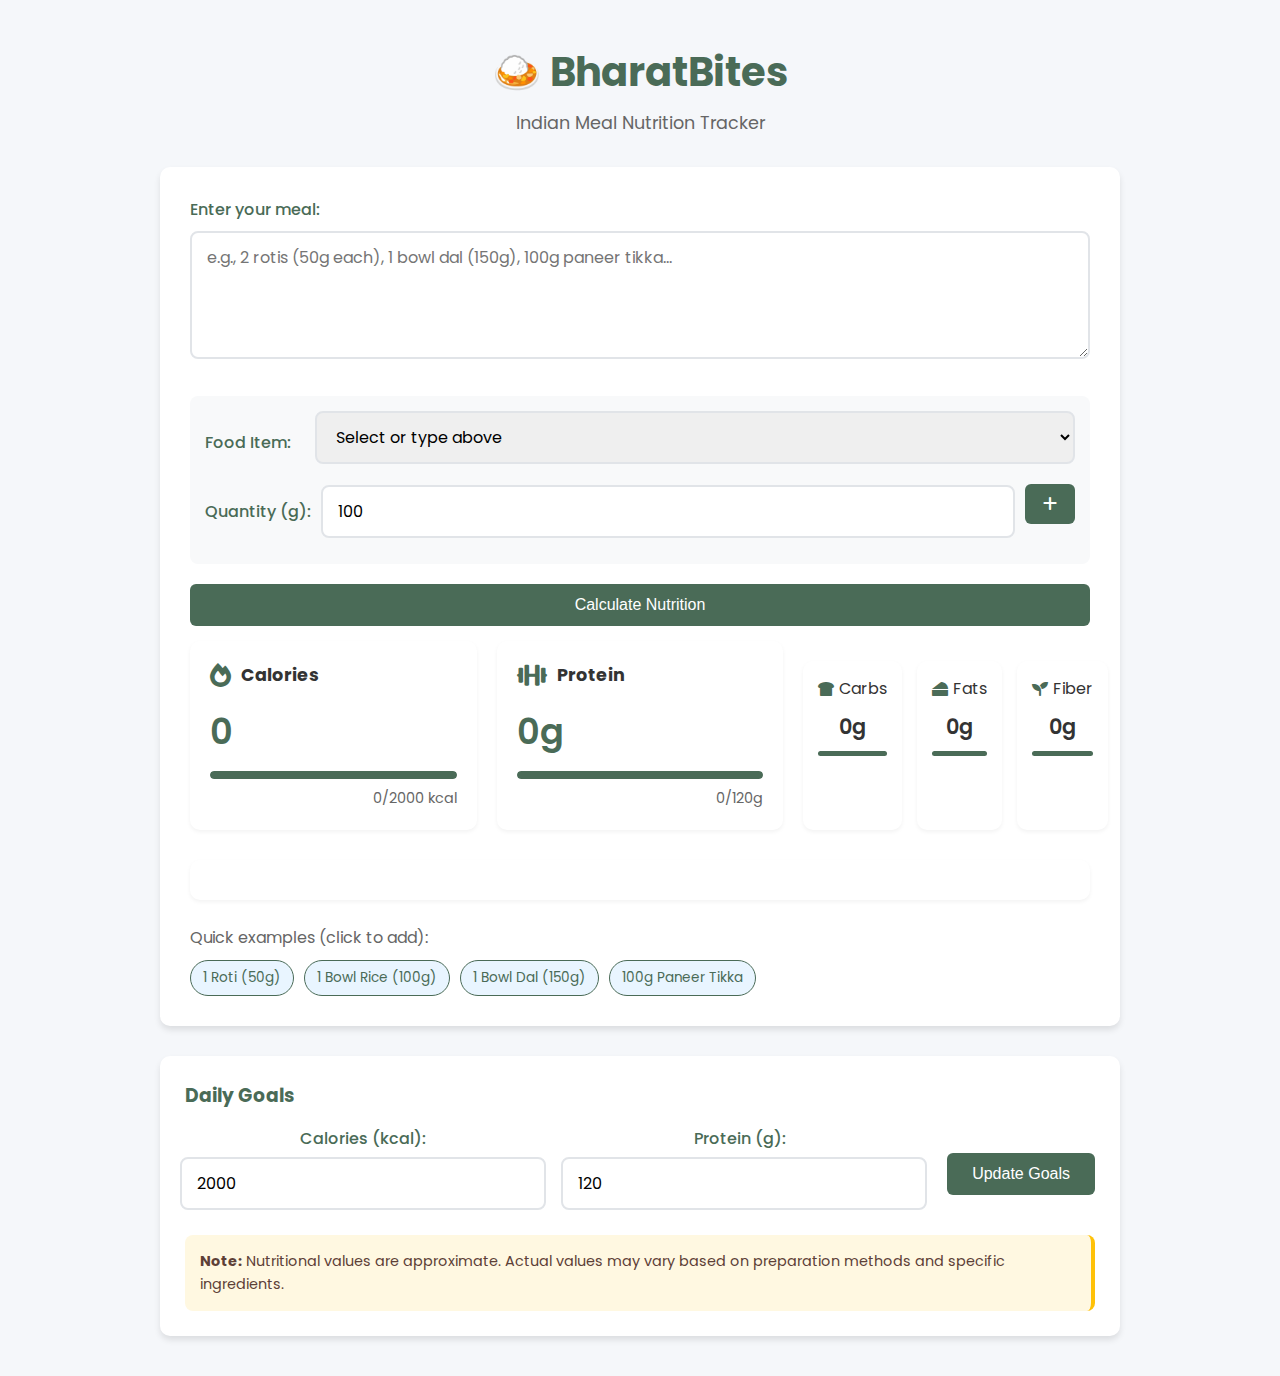
<file: index.html>
<!DOCTYPE html>
<html lang="en">
<head>
    <meta charset="UTF-8">
    <meta name="viewport" content="width=device-width, initial-scale=1.0">
    <title>BharatBites - Indian Meal Nutrition Tracker</title>
    <link rel="stylesheet" href="styles.css">
    <link href="https://fonts.googleapis.com/css2?family=Poppins:wght@300;400;500;600&display=swap" rel="stylesheet">
    <link rel="stylesheet" href="https://cdnjs.cloudflare.com/ajax/libs/font-awesome/6.0.0-beta3/css/all.min.css">
</head>
<body>
    <div class="container">
        <header>
            <h1>🍛 BharatBites</h1>
            <p class="subtitle">Indian Meal Nutrition Tracker</p>
        </header>
        
        <div class="card">
            <div class="input-group">
                <label for="mealInput">Enter your meal:</label>
                <textarea 
                    id="mealInput" 
                    placeholder="e.g., 2 rotis (50g each), 1 bowl dal (150g), 100g paneer tikka..."
                    rows="4"
                ></textarea>
            </div>
            
            <div class="quantity-inputs">
                <div class="input-row">
                    <label for="foodItem">Food Item:</label>
                    <select id="foodItem">
                        <option value="">Select or type above</option>
                    </select>
                </div>
                <div class="input-row">
                    <label for="quantity">Quantity (g):</label>
                    <input type="number" id="quantity" min="1" value="100" step="1">
                    <button id="addItemBtn" class="icon-btn" title="Add Item">
                        <i class="fas fa-plus"></i>
                    </button>
                </div>
            </div>
            
            <div class="selected-items" id="selectedItems">
                <!-- Selected items will be added here -->
            </div>
            
            <button id="calculateBtn">Calculate Nutrition</button>
            
            <div class="result" id="result">
                <div class="nutrition-summary">
                    <div class="nutrition-card">
                        <div class="nutrition-header">
                            <i class="fas fa-fire"></i>
                            <h3>Calories</h3>
                        </div>
                        <div class="nutrition-value" id="calories">0</div>
                        <div class="nutrition-progress">
                            <div class="progress-bar" id="calories-progress"></div>
                        </div>
                        <div class="nutrition-goal">
                            <span>0</span>/<span id="calories-goal">2000</span> kcal
                        </div>
                    </div>
                    
                    <div class="nutrition-card">
                        <div class="nutrition-header">
                            <i class="fas fa-dumbbell"></i>
                            <h3>Protein</h3>
                        </div>
                        <div class="nutrition-value" id="protein">0g</div>
                        <div class="nutrition-progress">
                            <div class="progress-bar" id="protein-progress"></div>
                        </div>
                        <div class="nutrition-goal">
                            <span>0</span>/<span id="protein-goal">120</span>g
                        </div>
                    </div>
                    
                    <div class="macros">
                        <div class="macro">
                            <div class="macro-header">
                                <i class="fas fa-bread-slice"></i>
                                <span>Carbs</span>
                            </div>
                            <div class="macro-value" id="carbs">0g</div>
                            <div class="progress-bar small" id="carbs-progress"></div>
                        </div>
                        
                        <div class="macro">
                            <div class="macro-header">
                                <i class="fas fa-cheese"></i>
                                <span>Fats</span>
                            </div>
                            <div class="macro-value" id="fats">0g</div>
                            <div class="progress-bar small" id="fats-progress"></div>
                        </div>
                        
                        <div class="macro">
                            <div class="macro-header">
                                <i class="fas fa-seedling"></i>
                                <span>Fiber</span>
                            </div>
                            <div class="macro-value" id="fiber">0g</div>
                            <div class="progress-bar small" id="fiber-progress"></div>
                        </div>
                    </div>
                </div>
                
                <div class="food-breakdown" id="foodBreakdown">
                    <!-- Food items breakdown will be added here -->
                </div>
            </div>
            
            <div class="quick-suggestions">
                <p>Quick examples (click to add):</p>
                <div class="suggestion-tags">
                    <span class="tag" data-item="roti" data-qty="50">1 Roti (50g)</span>
                    <span class="tag" data-item="rice" data-qty="100">1 Bowl Rice (100g)</span>
                    <span class="tag" data-item="dal" data-qty="150">1 Bowl Dal (150g)</span>
                    <span class="tag" data-item="paneer_tikka" data-qty="100">100g Paneer Tikka</span>
                </div>
            </div>
        </div>
        
        <div class="info-section">
            <div class="user-goals">
                <h3>Daily Goals</h3>
                <div class="goal-inputs">
                    <div class="input-row">
                        <label for="caloriesGoal">Calories (kcal):</label>
                        <input type="number" id="caloriesGoal" min="1000" max="5000" value="2000">
                    </div>
                    <div class="input-row">
                        <label for="proteinGoal">Protein (g):</label>
                        <input type="number" id="proteinGoal" min="30" max="300" value="120">
                    </div>
                    <button id="updateGoals">Update Goals</button>
                </div>
            </div>
            <div class="disclaimer">
                <p><strong>Note:</strong> Nutritional values are approximate. Actual values may vary based on preparation methods and specific ingredients.</p>
            </div>
        </div>
    </div>
    
    <script src="script.js"></script>
</body>
</html>
</file>
<file: styles.css>
:root {
    --primary-color: #4a6b57;
    --secondary-color: #f5a623;
    --background-color: #f5f7fa;
    --card-bg: #ffffff;
    --text-color: #333333;
    --text-light: #666666;
    --border-color: #e1e4e8;
    --success-color: #4caf50;
    --warning-color: #ff9800;
    --danger-color: #f44336;
    --shadow: 0 4px 6px rgba(0, 0, 0, 0.1);
    --border-radius: 10px;
}

* {
    margin: 0;
    padding: 0;
    box-sizing: border-box;
}

body {
    font-family: 'Poppins', sans-serif;
    line-height: 1.6;
    color: var(--text-color);
    background-color: var(--background-color);
    padding: 20px;
}

.container {
    max-width: 1000px;
    margin: 0 auto;
    padding: 20px;
}

header {
    text-align: center;
    margin-bottom: 30px;
}

h1 {
    color: var(--primary-color);
    font-size: 2.5rem;
    margin-bottom: 5px;
}

.subtitle {
    color: var(--text-light);
    font-size: 1.1rem;
    margin-bottom: 20px;
}

.card {
    background: var(--card-bg);
    border-radius: var(--border-radius);
    padding: 30px;
    box-shadow: var(--shadow);
    margin-bottom: 30px;
}

.input-group {
    margin-bottom: 20px;
}

label {
    display: block;
    margin-bottom: 8px;
    font-weight: 500;
    color: var(--primary-color);
}

textarea, 
select, 
input[type="number"] {
    width: 100%;
    padding: 12px 15px;
    border: 2px solid var(--border-color);
    border-radius: 8px;
    font-family: inherit;
    font-size: 1rem;
    transition: all 0.3s ease;
    margin-bottom: 10px;
}

textarea {
    resize: vertical;
    min-height: 100px;
}

textarea:focus,
select:focus,
input[type="number"]:focus {
    outline: none;
    border-color: var(--primary-color);
    box-shadow: 0 0 0 3px rgba(74, 107, 87, 0.2);
}

.quantity-inputs {
    background: #f8f9fa;
    padding: 15px;
    border-radius: 8px;
    margin-bottom: 20px;
}

.input-row {
    display: flex;
    align-items: center;
    margin-bottom: 10px;
}

.input-row label {
    min-width: 100px;
    margin-bottom: 0;
    margin-right: 10px;
}

.input-row input[type="number"] {
    flex: 1;
    margin-bottom: 0;
    margin-right: 10px;
}

.icon-btn {
    background: var(--primary-color);
    color: white;
    border: none;
    border-radius: 6px;
    width: 40px;
    height: 40px;
    display: flex;
    align-items: center;
    justify-content: center;
    cursor: pointer;
    transition: all 0.3s ease;
}

.icon-btn:hover {
    background: #3a5545;
    transform: translateY(-2px);
}

.selected-items {
    margin-bottom: 20px;
}

.selected-item {
    display: flex;
    justify-content: space-between;
    align-items: center;
    background: #f8f9fa;
    padding: 12px 15px;
    border-radius: 8px;
    margin-bottom: 8px;
}

.selected-item .item-name {
    font-weight: 500;
}

.selected-item .item-quantity {
    color: var(--text-light);
    margin: 0 10px;
}

.selected-item .remove-item {
    color: var(--danger-color);
    background: none;
    border: none;
    cursor: pointer;
    font-size: 1.1rem;
    transition: all 0.2s ease;
}

.selected-item .remove-item:hover {
    transform: scale(1.2);
}

/* Nutrition Cards */
.nutrition-summary {
    display: grid;
    grid-template-columns: repeat(auto-fit, minmax(280px, 1fr));
    gap: 20px;
    margin-bottom: 30px;
}

.nutrition-card {
    background: white;
    border-radius: var(--border-radius);
    padding: 20px;
    box-shadow: 0 2px 4px rgba(0,0,0,0.05);
}

.nutrition-header {
    display: flex;
    align-items: center;
    margin-bottom: 15px;
}

.nutrition-header i {
    font-size: 1.5rem;
    color: var(--primary-color);
    margin-right: 10px;
}

.nutrition-header h3 {
    margin: 0;
    font-size: 1.1rem;
    color: var(--text-color);
}

.nutrition-value {
    font-size: 2.2rem;
    font-weight: 600;
    color: var(--primary-color);
    margin-bottom: 10px;
}

.nutrition-progress {
    height: 8px;
    background: #f0f0f0;
    border-radius: 4px;
    margin-bottom: 8px;
    overflow: hidden;
}

.progress-bar {
    height: 100%;
    background: var(--primary-color);
    border-radius: 4px;
    transition: width 0.5s ease;
}

.progress-bar.warning {
    background: var(--warning-color);
}

.progress-bar.danger {
    background: var(--danger-color);
}

.nutrition-goal {
    text-align: right;
    font-size: 0.9rem;
    color: var(--text-light);
}

/* Macros */
.macros {
    display: grid;
    grid-template-columns: repeat(3, 1fr);
    gap: 15px;
    margin-top: 20px;
}

.macro {
    background: white;
    border-radius: var(--border-radius);
    padding: 15px;
    text-align: center;
    box-shadow: 0 2px 4px rgba(0,0,0,0.05);
}

.macro-header {
    display: flex;
    align-items: center;
    justify-content: center;
    margin-bottom: 8px;
}

.macro-header i {
    margin-right: 5px;
    color: var(--primary-color);
}

.macro-value {
    font-size: 1.3rem;
    font-weight: 600;
    color: var(--text-color);
    margin-bottom: 8px;
}

.progress-bar.small {
    height: 5px;
}

/* Food Breakdown */
.food-breakdown {
    background: white;
    border-radius: var(--border-radius);
    padding: 20px;
    box-shadow: 0 2px 4px rgba(0,0,0,0.05);
}

.food-item {
    display: flex;
    justify-content: space-between;
    padding: 12px 0;
    border-bottom: 1px solid var(--border-color);
}

.food-item:last-child {
    border-bottom: none;
}

.food-item-name {
    font-weight: 500;
}

.food-item-nutrition {
    display: flex;
    gap: 15px;
}

.food-item-nutrition span {
    min-width: 60px;
    text-align: right;
}

/* Buttons */
button {
    background-color: var(--primary-color);
    color: white;
    border: none;
    padding: 12px 25px;
    border-radius: 6px;
    font-size: 1rem;
    font-weight: 500;
    cursor: pointer;
    width: 100%;
    transition: all 0.3s ease;
    margin-bottom: 15px;
}

button:hover {
    background-color: #3a5545;
    transform: translateY(-2px);
    box-shadow: 0 4px 8px rgba(0,0,0,0.1);
}

button:active {
    transform: translateY(0);
}

button.secondary {
    background-color: #f0f0f0;
    color: var(--text-color);
}

button.secondary:hover {
    background-color: #e0e0e0;
}

/* Quick Suggestions */
.quick-suggestions {
    margin-top: 25px;
}

.quick-suggestions p {
    margin-bottom: 10px;
    color: var(--text-light);
}

.suggestion-tags {
    display: flex;
    flex-wrap: wrap;
    gap: 10px;
}

.tag {
    background-color: #e9f5ff;
    color: var(--primary-color);
    padding: 6px 12px;
    border-radius: 20px;
    font-size: 0.85rem;
    cursor: pointer;
    transition: all 0.2s ease;
    border: 1px solid var(--primary-color);
}

.tag:hover {
    background-color: var(--primary-color);
    color: white;
    transform: translateY(-2px);
}

/* Info Section */
.info-section {
    background: var(--card-bg);
    border-radius: var(--border-radius);
    padding: 25px;
    box-shadow: var(--shadow);
}

.user-goals {
    margin-bottom: 25px;
}

.user-goals h3 {
    color: var(--primary-color);
    margin-bottom: 15px;
}

.goal-inputs {
    display: grid;
    grid-template-columns: 1fr 1fr auto;
    gap: 15px;
    align-items: flex-end;
}

.goal-inputs .input-row {
    display: flex;
    flex-direction: column;
    margin-bottom: 0;
}

.goal-inputs label {
    margin-bottom: 5px;
}

.goal-inputs input[type="number"] {
    margin-bottom: 0;
}

.how-to-use {
    margin-bottom: 20px;
}

.how-to-use h3 {
    color: var(--primary-color);
    margin-bottom: 10px;
}

.how-to-use ol {
    padding-left: 20px;
}

.how-to-use li {
    margin-bottom: 8px;
}

.disclaimer {
    background-color: #fff8e1;
    padding: 15px;
    border-radius: 8px;
    border-right: 4px solid #ffc107;
    font-size: 0.9rem;
    color: #5d4037;
}

/* Meal Analysis Styles */
.meal-analysis {
    background: #fff;
    border-radius: 12px;
    padding: 20px;
    margin-bottom: 25px;
    box-shadow: 0 2px 10px rgba(0, 0, 0, 0.05);
    border-left: 4px solid #4CAF50;
    transition: all 0.3s ease;
}

.meal-analysis h3 {
    color: #2c3e50;
    margin-top: 0;
    margin-bottom: 15px;
    font-size: 1.4rem;
    display: flex;
    align-items: center;
    gap: 10px;
}

.meal-analysis h3::before {
    content: '\f5da';
    font-family: 'Font Awesome 5 Free';
    font-weight: 900;
    color: #4CAF50;
}

.analysis-score {
    font-size: 1.1rem;
    font-weight: 500;
    color: #2c3e50;
    padding: 12px;
    background: #f8f9fa;
    border-radius: 8px;
    margin-bottom: 15px;
    text-align: center;
    border: 1px solid #e9ecef;
}

.analysis-item {
    padding: 12px 15px;
    margin-bottom: 10px;
    border-radius: 8px;
    display: flex;
    align-items: flex-start;
    gap: 10px;
    line-height: 1.5;
    font-size: 0.95rem;
}

.analysis-item i {
    margin-top: 3px;
    flex-shrink: 0;
}

.analysis-item.warning {
    background-color: #fff3cd;
    border-left: 4px solid #ffc107;
    color: #856404;
}

.analysis-item.warning i {
    color: #ffc107;
}

.analysis-item.info {
    background-color: #e7f5ff;
    border-left: 4px solid #4dabf7;
    color: #0c5460;
}

.analysis-item.info i {
    color: #0d6efd;
}

.analysis-item.success {
    background-color: #e6f7ee;
    border-left: 4px solid #40c057;
    color: #155724;
}

.analysis-item.success i {
    color: #28a745;
}

/* Hidden class for toggling */
.hidden {
    display: none;
}

/* Responsive adjustments */
@media (max-width: 768px) {
    .container {
        padding: 15px;
    }
    
    .card, .info-section {
        padding: 20px;
    }
    
    h1 {
        font-size: 2rem;
    }
    
    .goal-inputs {
        grid-template-columns: 1fr;
    }
    
    .input-row {
        flex-direction: column;
        align-items: flex-start;
    }
    
    .input-row label {
        margin-bottom: 5px;
    }
    
    .input-row input[type="number"],
    .input-row select {
        width: 100%;
    }
    
    .macros {
        grid-template-columns: 1fr;
    }
    
    .tag {
        width: 100%;
        text-align: center;
    }
    
    .meal-analysis {
        padding: 15px;
    }
    
    .analysis-item {
        padding: 10px 12px;
        font-size: 0.9rem;
    }
    
    .analysis-score {
        font-size: 1rem;
        padding: 10px;
    }
}

/* Animations */
@keyframes fadeIn {
    from { opacity: 0; transform: translateY(10px); }
    to { opacity: 1; transform: translateY(0); }
}

.fade-in {
    animation: fadeIn 0.3s ease-out;
}

/* Button Styles */
.primary-btn {
    background-color: var(--primary-color);
    color: white;
    border: none;
    padding: 10px 20px;
    border-radius: 4px;
    cursor: pointer;
    font-weight: 500;
    transition: background-color 0.3s ease;
}

.primary-btn:hover {
    background-color: #3a7bd5;
}

.secondary-btn {
    background-color: #f0f0f0;
    color: #333;
    border: 1px solid #ddd;
    padding: 10px 15px;
    border-radius: 4px;
    cursor: pointer;
    font-weight: 500;
    transition: all 0.3s ease;
    display: inline-flex;
    align-items: center;
    gap: 8px;
}

.secondary-btn:hover {
    background-color: #e0e0e0;
}

.button-group {
    display: flex;
    gap: 10px;
    margin: 15px 0;
    flex-wrap: wrap;
}

/* Modal Styles */
.modal {
    display: none;
    position: fixed;
    top: 0;
    left: 0;
    width: 100%;
    height: 100%;
    background-color: rgba(0, 0, 0, 0.5);
    z-index: 1000;
    justify-content: center;
    align-items: center;
}

.modal-content {
    background-color: white;
    padding: 25px;
    border-radius: 8px;
    width: 100%;
    max-width: 500px;
    max-height: 90vh;
    overflow-y: auto;
    position: relative;
    box-shadow: 0 4px 20px rgba(0, 0, 0, 0.15);
}

.close-btn {
    position: absolute;
    top: 15px;
    right: 20px;
    font-size: 24px;
    cursor: pointer;
    color: #666;
}

.close-btn:hover {
    color: #333;
}

/* Form Styles */
.form-group {
    margin-bottom: 15px;
}

.form-group label {
    display: block;
    margin-bottom: 5px;
    font-weight: 500;
    color: #444;
}

.form-group input[type="text"],
.form-group input[type="number"] {
    width: 100%;
    padding: 10px;
    border: 1px solid #ddd;
    border-radius: 4px;
    font-size: 14px;
}

.form-row {
    display: flex;
    gap: 15px;
    margin-bottom: 15px;
}

.form-row .form-group {
    flex: 1;
    margin-bottom: 0;
}

.form-actions {
    display: flex;
    justify-content: flex-end;
    gap: 10px;
    margin-top: 20px;
    padding-top: 15px;
    border-top: 1px solid #eee;
}

/* Responsive adjustments */
@media (max-width: 600px) {
    .form-row {
        flex-direction: column;
        gap: 15px;
    }
    
    .form-actions {
        flex-direction: column;
    }
    
    .form-actions button {
        width: 100%;
    }
}

/* Barcode Scanner Styles */
.scanner-container {
    text-align: center;
    margin: 20px 0;
}

#barcode-scanner {
    max-width: 100%;
    max-height: 300px;
    background: #000;
    margin: 0 auto 20px;
    border-radius: 8px;
    display: block;
}

.barcode-result {
    padding: 15px;
    margin: 15px 0;
    border-radius: 4px;
    background-color: #f8f9fa;
    border: 1px solid #e9ecef;
    min-height: 60px;
    display: flex;
    align-items: center;
    justify-content: center;
    text-align: center;
}

.barcode-result p {
    margin: 0;
    color: #495057;
}

.barcode-result.success {
    background-color: #d4edda;
    border-color: #c3e6cb;
    color: #155724;
}

.barcode-result.error {
    background-color: #f8d7da;
    border-color: #f5c6cb;
    color: #721c24;
}

.scanner-controls {
    display: flex;
    gap: 10px;
    justify-content: center;
    margin-top: 20px;
    flex-wrap: wrap;
}

/* Scanner animation */
@keyframes scan {
    0% { transform: translateY(0); }
    50% { transform: translateY(calc(100% - 4px)); }
    100% { transform: translateY(0); }
}

.scanner-overlay {
    position: relative;
    overflow: hidden;
}

.scanner-overlay::after {
    content: '';
    position: absolute;
    top: 0;
    left: 0;
    right: 0;
    height: 4px;
    background: rgba(0, 200, 0, 0.5);
    box-shadow: 0 0 10px rgba(0, 200, 0, 0.7);
    animation: scan 2s linear infinite;
}

/* Loading spinner */
.spinner {
    border: 4px solid rgba(0, 0, 0, 0.1);
    width: 36px;
    height: 36px;
    border-radius: 50%;
    border-left-color: var(--primary-color);
    animation: spin 1s linear infinite;
    margin: 10px auto;
    display: none;
}

@keyframes spin {
    0% { transform: rotate(0deg); }
    100% { transform: rotate(360deg); }
}

/* Camera selection dropdown */
.camera-select {
    width: 100%;
    padding: 8px;
    margin-bottom: 15px;
    border: 1px solid #ddd;
    border-radius: 4px;
    background-color: white;
}

/* Prediction Section */
.prediction {
    margin-top: 25px;
    padding-top: 15px;
    border-top: 1px solid #eee;
}

.prediction h4 {
    color: #2c3e50;
    margin-bottom: 15px;
    display: flex;
    align-items: center;
    gap: 8px;
    font-size: 1.1rem;
}

.prediction h4::before {
    content: '\f5b1';
    font-family: 'Font Awesome 5 Free';
    font-weight: 900;
    color: #4CAF50;
}

.prediction-content {
    background: #f8f9fa;
    padding: 15px;
    border-radius: 8px;
    border-left: 4px solid #4CAF50;
}

.prediction-item {
    margin: 10px 0;
    padding: 10px 15px;
    background: white;
    border-radius: 6px;
    box-shadow: 0 1px 3px rgba(0,0,0,0.05);
    line-height: 1.5;
    position: relative;
    padding-left: 30px;
    transition: all 0.2s ease;
}

.prediction-item:hover {
    transform: translateX(3px);
    box-shadow: 0 2px 6px rgba(0,0,0,0.1);
}

.prediction-item:before {
    content: '\f05a';
    font-family: 'Font Awesome 5 Free';
    font-weight: 900;
    position: absolute;
    left: 10px;
    top: 12px;
    color: #4CAF50;
    font-size: 0.9em;
}

.prediction-item strong {
    color: #2c3e50;
}

/* Warning and Alert Styling */
.prediction-item:has(strong:contains("Alert")) {
    background-color: #fff8f0;
    border-left: 4px solid #ff9800;
}

.prediction-item:has(strong:contains("Warning")) {
    background-color: #fff3f3;
    border-left: 4px solid #f44336;
}

.prediction-item:has(strong:contains("Tip")) {
    background-color: #f0f8ff;
    border-left: 4px solid #2196F3;
}

.prediction-item:has(strong:contains("Healthy")) {
    background-color: #f0fff4;
    border-left: 4px solid #4CAF50;
}

/* Responsive adjustments */
@media (max-width: 768px) {
    .prediction-item {
        padding: 12px 15px 12px 35px;
        font-size: 0.95rem;
    }
    
    .prediction h4 {
        font-size: 1.2rem;
    }
}
</file>
